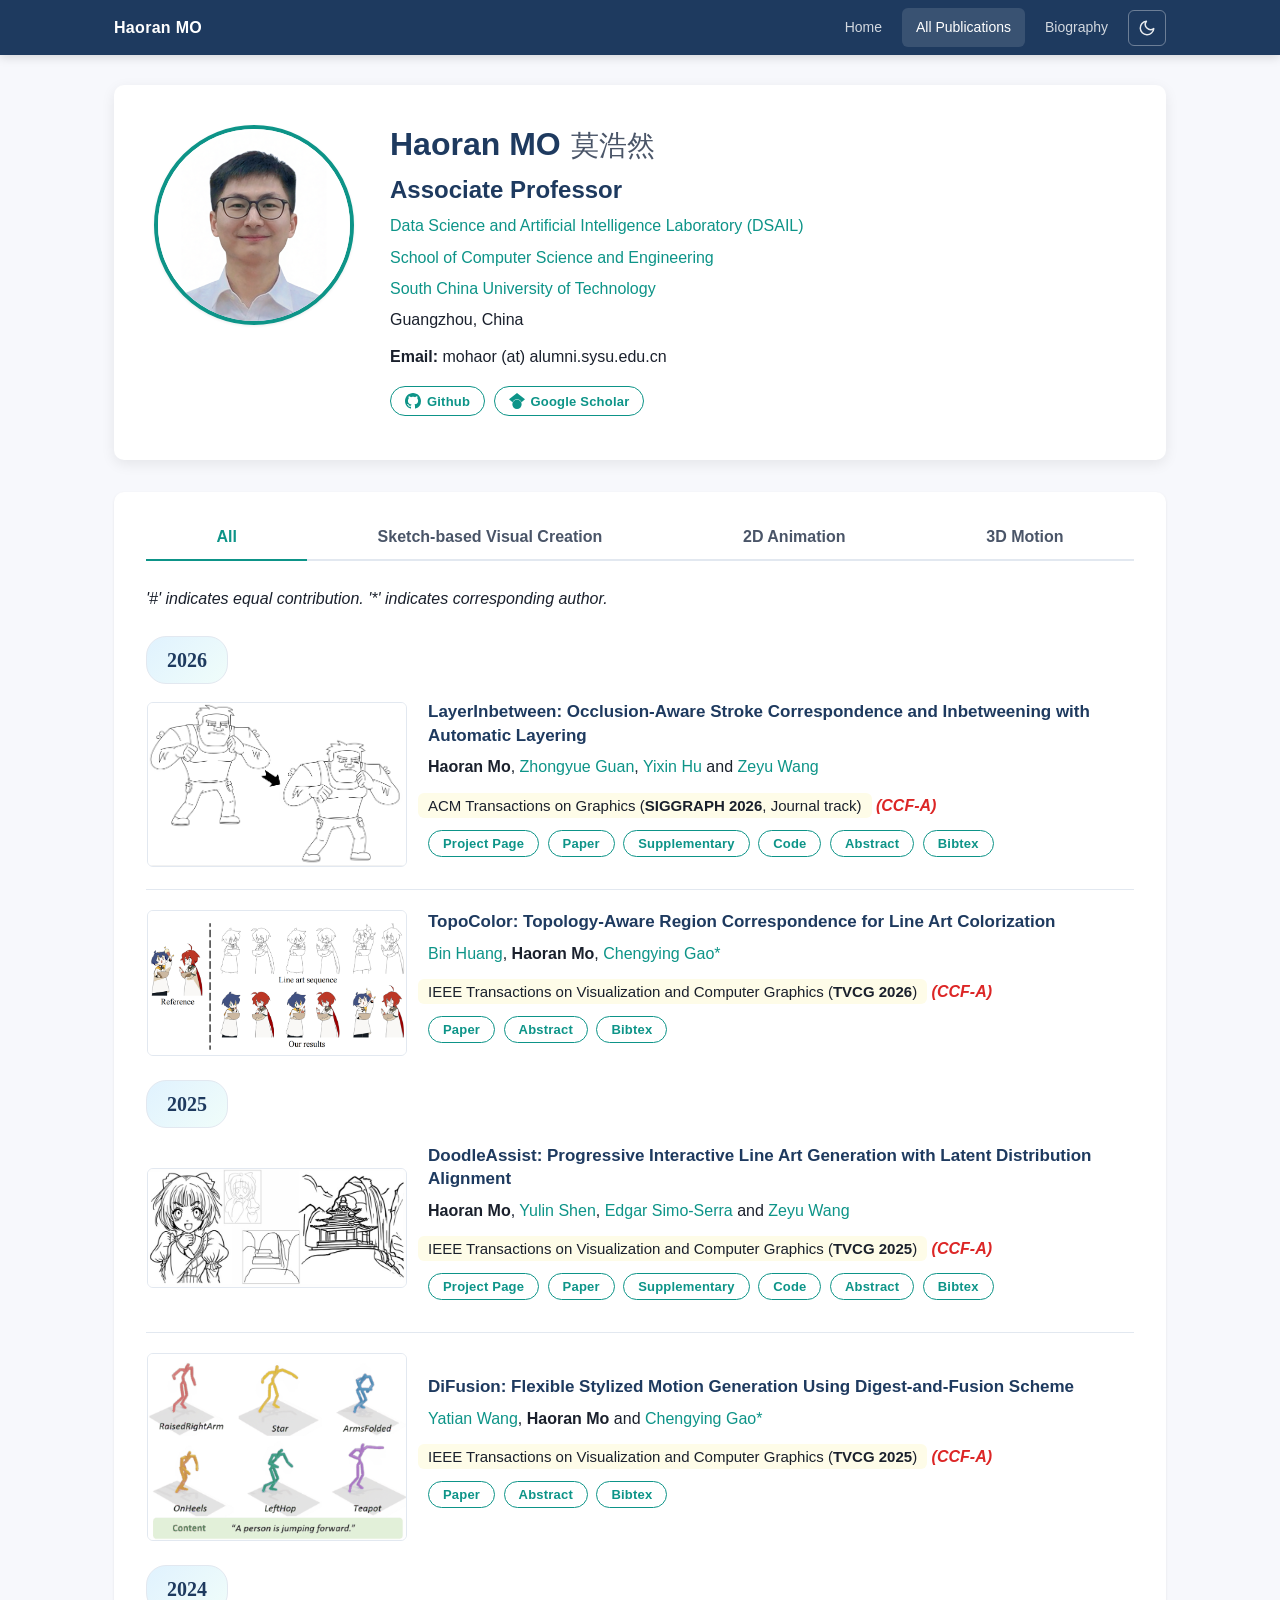
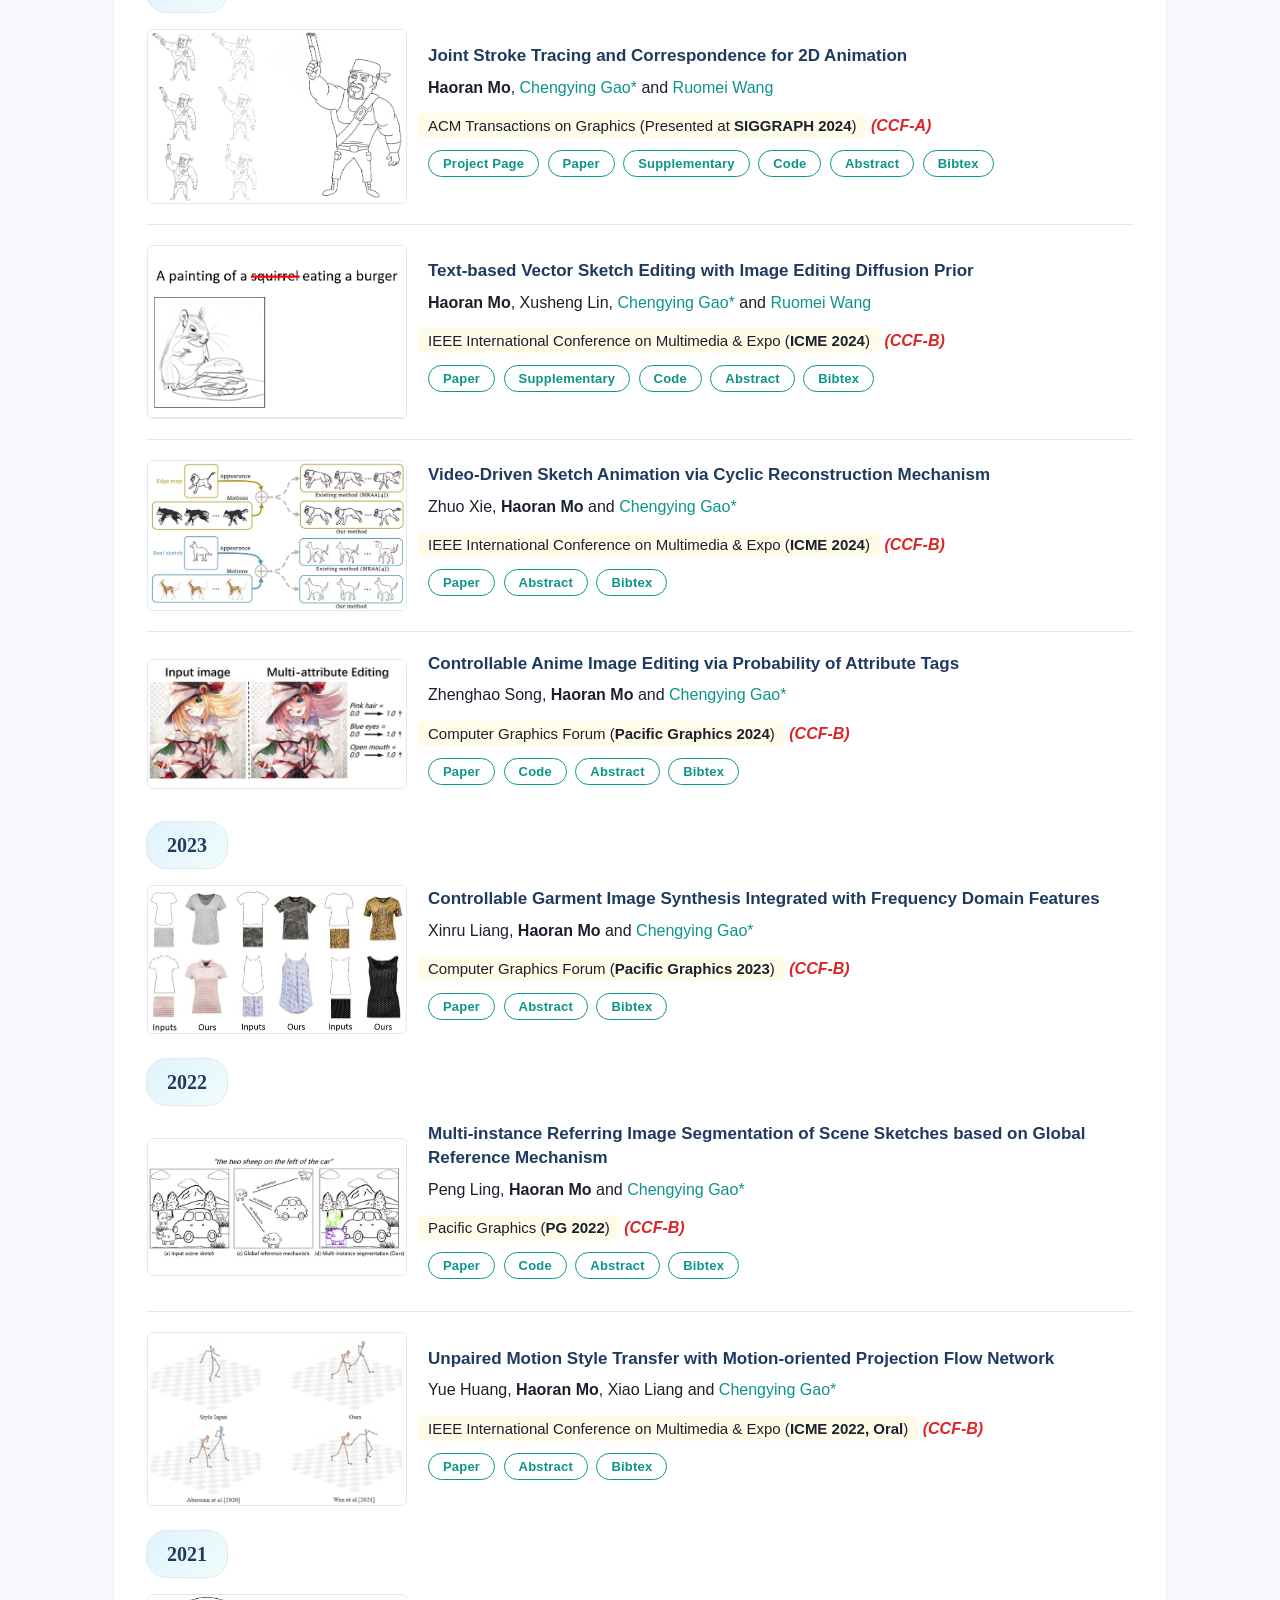
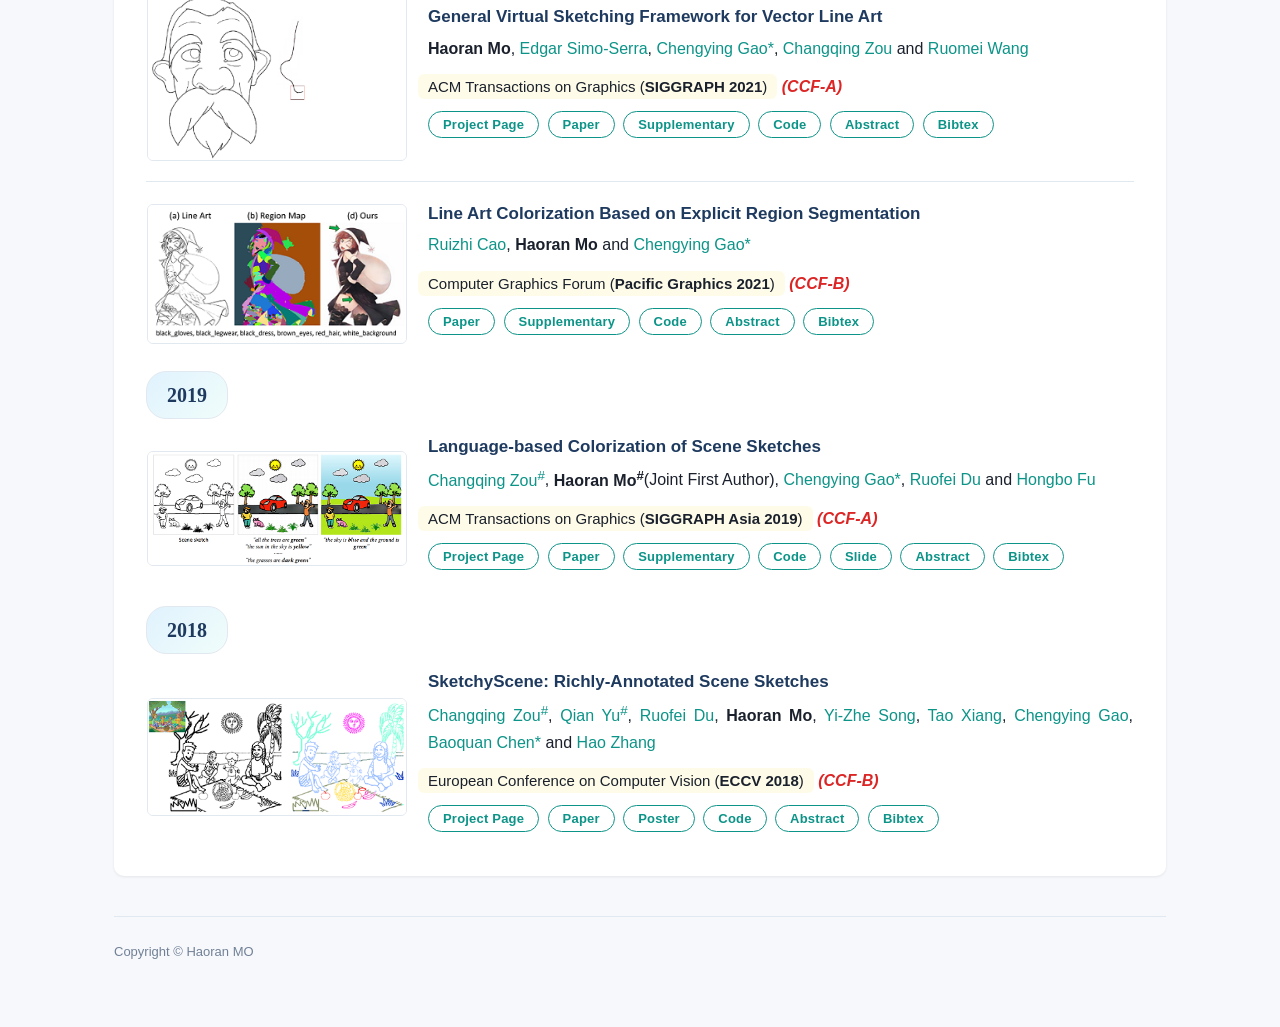
<file: all_papers.html>
﻿
<html><head><meta http-equiv="Content-Type" content="text/html; charset=UTF-8">
<meta name="viewport" content="width=device-width, initial-scale=1.0">
<!--<script async src="./analytics.js"></script>-->
<script type="text/javascript" src="./hidebib.js"></script>
<link rel="stylesheet" href="./style.css">
<title>Haoran MO | 莫浩然 's Papers</title>
</head>

<body>

<!-- Navigation -->
<nav class="top-nav">
    <div class="nav-inner">
        <a href="index.html" class="nav-brand">Haoran MO</a>
        <div class="nav-links">
            <a href="index.html">Home</a>
            <a href="all_papers.html" class="active">All Publications</a>
            <a href="bio.html">Biography</a>
            <button type="button" class="theme-toggle" title="Switch to dark mode" aria-label="Switch to dark mode">
                <svg class="theme-icon theme-icon-moon" viewBox="0 0 24 24" aria-hidden="true"><path d="M21 12.79A9 9 0 1 1 11.21 3 7 7 0 0 0 21 12.79Z" fill="none" stroke="currentColor" stroke-width="2" stroke-linecap="round" stroke-linejoin="round"></path></svg>
                <svg class="theme-icon theme-icon-sun" viewBox="0 0 24 24" aria-hidden="true"><circle cx="12" cy="12" r="4" fill="none" stroke="currentColor" stroke-width="2"></circle><path d="M12 2v2M12 20v2M4.93 4.93l1.41 1.41M17.66 17.66l1.41 1.41M2 12h2M20 12h2M4.93 19.07l1.41-1.41M17.66 6.34l1.41-1.41" fill="none" stroke="currentColor" stroke-width="2" stroke-linecap="round"></path></svg>
            </button>
        </div>
    </div>
</nav>

<div class="page-container">

<!-- Profile Header -->
<div class="profile-header">
    <div class="profile-photo">
        <img loading="lazy" src="./files/misc/DSC03589-AI-meitu-AI1-square.png" alt="Haoran MO">
    </div>
    <div class="profile-info">
        <div style="display:flex; align-items:baseline; gap:10px; flex-wrap:wrap; margin-bottom:12px;">
            <span class="caption">Haoran MO</span>
            <span class="caption-1">莫浩然</span>
        </div>
        <p class="caption-subtitle">Associate Professor</p>
        <p class="content"><a href="http://dsail.vip/" class="content">Data Science and Artificial Intelligence Laboratory (DSAIL)</a></p>
        <p class="content"><a href="https://www2.scut.edu.cn/cs/#page-1" class="content">School of Computer Science and Engineering</a></p>
        <p class="content"><a href="https://www.scut.edu.cn/en/" class="content">South China University of Technology</a></p>
        <p class="content">Guangzhou, China</p>
        <div style="margin-top:10px;">
            <p class="content"><strong>Email: </strong>mohaor (at) alumni.sysu.edu.cn</p>
        </div>
        <div style="margin-top:12px;">
            <a href="https://github.com/MarkMoHR" class="mybutton"><svg viewBox="0 0 16 16" xmlns="http://www.w3.org/2000/svg"><path d="M8 0C3.58 0 0 3.58 0 8c0 3.54 2.29 6.53 5.47 7.59.4.07.55-.17.55-.38 0-.19-.01-.82-.01-1.49-2.01.37-2.53-.49-2.69-.94-.09-.23-.48-.94-.82-1.13-.28-.15-.68-.52-.01-.53.63-.01 1.08.58 1.23.82.72 1.21 1.87.87 2.33.66.07-.52.28-.87.51-1.07-1.78-.2-3.64-.89-3.64-3.95 0-.87.31-1.59.82-2.15-.08-.2-.36-1.02.08-2.12 0 0 .67-.21 2.2.82.64-.18 1.32-.27 2-.27.68 0 1.36.09 2 .27 1.53-1.04 2.2-.82 2.2-.82.44 1.1.16 1.92.08 2.12.51.56.82 1.27.82 2.15 0 3.07-1.87 3.75-3.65 3.95.29.25.54.73.54 1.48 0 1.07-.01 1.93-.01 2.2 0 .21.15.46.55.38A8.013 8.013 0 0016 8c0-4.42-3.58-8-8-8z"/></svg>Github</a>
            <a href="https://scholar.google.com/citations?user=wIqtF_QAAAAJ" class="mybutton"><svg viewBox="0 0 24 24" xmlns="http://www.w3.org/2000/svg"><path d="M5.242 13.769L0 9.5 12 0l12 9.5-5.242 4.269C17.548 11.249 14.978 9.5 12 9.5c-2.977 0-5.548 1.748-6.758 4.269zM12 10a7 7 0 100 14 7 7 0 000-14z"/></svg>Google Scholar</a>
        </div>
    </div>
</div>

<!-- All Publications -->
<div class="section-card">
    <!-- Category Navigation Tabs -->
    <div class="category-nav">
        <button class="cat-btn active" onclick="filterCategory('all')">All</button>
        <button class="cat-btn" onclick="filterCategory('sketch')">Sketch-based Visual Creation</button>
        <button class="cat-btn" onclick="filterCategory('2d')">2D Animation</button>
        <button class="cat-btn" onclick="filterCategory('3d')">3D Motion</button>
    </div>
    <p align="justify" class="content"><em>'#' indicates equal contribution. '*' indicates corresponding author.</em></p>

    <div class="pub-sections">
    <p class="year-badge">2026</p>
    <table class="pub-table" border="0">
        <tr data-category="2d">
            <td class="pub-thumb">
                <a href="https://github.com/MarkMoHR/LayerInbetween" class="hoverZoomLink">
                    <img loading="lazy" src="./files/projects/LayerInbetween_SIG26.gif" alt="LayerInbetween">
                </a>
            </td>
            <td class="pub-info">
                <heading>LayerInbetween: Occlusion-Aware Stroke Correspondence and Inbetweening with Automatic Layering</heading>
                <p class="content">
                    <strong>Haoran Mo</strong>,
                    <a href="https://scholar.google.com/citations?user=dSiiT8YAAAAJ">Zhongyue Guan</a>,
                    <a href="https://scholar.google.com/citations?user=kPGo8-kAAAAJ">Yixin Hu</a> and
                    <a href="https://cislab.hkust-gz.edu.cn/members/zeyu-wang/">Zeyu Wang</a>
                </p>
                <p class="margin-small">&nbsp;</p>
                <span class="content-bg"><em>ACM Transactions on Graphics (<strong>SIGGRAPH 2026</strong>, Journal track)</em></span>
                <em><strong><font color="#F56A6A">(CCF-A)</font></strong></em>
                <p class="margin">&nbsp;</p>
                <div class="paper" id="SIG_26_LayerInbetween">
                <a href="https://markmohr.github.io/LayerInbetween/" class="mybutton">Project Page</a>
                <a href="https://cislab.hkust-gz.edu.cn/media/documents/_SIGGRAPH_2026__LayerInbetween.pdf" class="mybutton">Paper</a>
                <a href="./files/projects/SIGGRAPH_2026_LayerInbetween_supplementary.pdf" class="mybutton">Supplementary</a>
                <a href="https://github.com/MarkMoHR/LayerInbetween" class="mybutton">Code</a>
                <a href="javascript:toggleblock('SIG26_LayerInbetween')" class="mybutton">Abstract</a>
                <a href="javascript:togglebib('SIG_26_LayerInbetween')" class="mybutton">Bibtex</a>
                <p class="margin">&nbsp;</p>
                <p class="content3" id="SIG26_LayerInbetween">
                    Establishing one-to-one stroke correspondences is fundamental to vector-based animation inbetweening. Animators may face great challenges when handling occlusion, as occluded strokes must be drawn explicitly in keyframes and manually hidden frame by frame after stroke interpolation. To reduce tedious effort, we present LayerInbetween, an occlusion-aware framework for vector stroke correspondence and automatic inbetweening. It performs automatic layering to guide stroke tracing and correspondence finding for occluded strokes, and to resolve occlusion with layers in the inbetween frames. To predict occluded strokes, we propose a Global-Local Layer Transformation (GLLT) module that progressively improves the spatial alignment of strokes across keyframes via layer guidance, thereby indicating their potential positions. Our framework is trained on a synthetic dataset comprising 17k+ pairs of keyframes with occlusion and their stroke correspondences. Extensive experiments demonstrate the effectiveness of LayerInbetween compared with existing methods and its generalization capabilities to various types of drawings. In addition to its superior performance, our vector-based inbetweening method enables more flexible editing of 2D animation than raster-based video generation.
                </p>
                <pre xml:space="preserve" class="content4">
@article{mo2026layerinbetween,
  title={LayerInbetween: Occlusion-Aware Stroke Correspondence and Inbetweening with Automatic Layering},
  author={Mo, Haoran and Guan, Zhongyue and Hu, Yixin and Wang, Zeyu},
  journal={ACM Transactions on Graphics (TOG)},
  volume={45},
  number={4},
  pages={1--18},
  year={2026},
  publisher={ACM New York, NY, USA}
}
</pre>
                </div>
            </td>
        </tr>
        <tr data-category="sketch 2d">
            <td class="pub-thumb">
                <a href="https://ieeexplore.ieee.org/document/11659100" class="hoverZoomLink">
                    <img loading="lazy" src="./files/projects/TopoColor_TVCG26.jpg" alt="TopoColor">
                </a>
            </td>
            <td class="pub-info">
                <heading>TopoColor: Topology-Aware Region Correspondence for Line Art Colorization</heading>
                <p class="content">
                    <a href="https://orcid.org/0009-0002-2783-2328">Bin Huang</a>,
                    <strong>Haoran Mo</strong>,
                    <a href="https://cse.sysu.edu.cn/teacher/GaoChengying">Chengying Gao*</a>
                </p>
                <p class="margin-small">&nbsp;</p>
                <span class="content-bg"><em>IEEE Transactions on Visualization and Computer Graphics (<strong>TVCG 2026</strong>)</em></span>
                <em><strong><font color="#F56A6A">(CCF-A)</font></strong></em>
                <p class="margin">&nbsp;</p>
                <div class="paper" id="TVCG26_TopoColor">
                <a href="https://ieeexplore.ieee.org/document/11659100" class="mybutton">Paper</a>
                <a href="javascript:toggleblock('TopoColor_TVCG26')" class="mybutton">Abstract</a>
                <a href="javascript:togglebib('TVCG26_TopoColor')" class="mybutton">Bibtex</a>
                <p class="margin">&nbsp;</p>
                <p class="content3" id="TopoColor_TVCG26">
                    Line art colorization is a critical yet labor-intensive bottleneck in professional animation production, requiring artists to maintain rigorous color consistency across frames. While contemporary methods leveraging feature alignment or generative diffusion have improved efficiency, they often fail when confronted with occlusions and large inter-frame deformations. The fundamental difficulty arises from the inherent sparsity of binary line-art images: the absence of internal texture limits the discriminative power of local feature descriptors, resulting in ambiguous region correspondences during propagation. To address these limitations, we propose a region-based feature enhancement framework built upon a Topology-aware Segment Graph (TSG). By explicitly modeling topological adjacency—a robust structural cue that remains invariant across frames despite significant geometric changes—our method leverages spatial context to increase feature separability across semantically distinct regions, enabling more robust alignment. Furthermore, to mitigate temporal drift and the diminishing relevance of static reference frames in long sequences, we introduce a Dual-source Temporal Selection and Refinement strategy. This mechanism adaptively integrates information from both the global reference keyframe and the immediate previous frame, balancing color fidelity with spatial continuity. Extensive experiments on industrial benchmarks demonstrate that our approach achieves superior color accuracy and temporal stability compared to state-of-the-art frameworks, particularly in scenarios involving complex character motion and topological variation.
                </p>
                <pre xml:space="preserve" class="content4">
@article{huang2026topocolor,
  author={Huang, Bin and Mo, Haoran and Gao, Chengying},
  journal={IEEE Transactions on Visualization and Computer Graphics},
  title={TopoColor: Topology-Aware Region Correspondence for Line Art Colorization},
  year={2026},
  volume={},
  number={},
  pages={1-12},
  doi={10.1109/TVCG.2026.3725399}
}
</pre>
                </div>
            </td>
        </tr>
    </table>

    <p class="year-badge">2025</p>
    <table class="pub-table" border="0">
        <tr data-category="sketch">
            <td class="pub-thumb">
                <a href="https://github.com/MarkMoHR/DoodleAssist" class="hoverZoomLink">
                    <img loading="lazy" src="./files/projects/doodleAssist_TVCG25.jpg" alt="doodleAssist">
                </a>
            </td>
            <td class="pub-info">
                <heading>DoodleAssist: Progressive Interactive Line Art Generation with Latent Distribution Alignment</heading>
                <p class="content">
                    <strong>Haoran Mo</strong>,
                    <a href="https://yulinshen.com/">Yulin Shen</a>,
                    <a href="https://esslab.jp/~ess/en/">Edgar Simo-Serra</a> and
                    <a href="https://cislab.hkust-gz.edu.cn/members/zeyu-wang/">Zeyu Wang</a>
                </p>
                <p class="margin-small">&nbsp;</p>
                <span class="content-bg"><em>IEEE Transactions on Visualization and Computer Graphics (<strong>TVCG 2025</strong>)</em></span>
                <em><strong><font color="#F56A6A">(CCF-A)</font></strong></em>
                <p class="margin">&nbsp;</p>
                <div class="paper" id="TVCG_25_doodle">
                <a href="https://markmohr.github.io/DoodleAssist/" class="mybutton">Project Page</a>
                <a href="https://ieeexplore.ieee.org/abstract/document/11216020" class="mybutton">Paper</a>
                <a href="./files/projects/TVCG_DoodleAssist_supplementary.pdf" class="mybutton">Supplementary</a>
                <a href="https://github.com/MarkMoHR/DoodleAssist" class="mybutton">Code</a>
                <a href="javascript:toggleblock('TVCG25_doodle')" class="mybutton">Abstract</a>
                <a href="javascript:togglebib('TVCG_25_doodle')" class="mybutton">Bibtex</a>
                <p class="margin">&nbsp;</p>
                <p class="content3" id="TVCG25_doodle">
                    Creating high-quality line art in a fast and controlled manner plays a crucial role in anime production and concept design. We present DoodleAssist, an interactive and progressive line art generation system controlled by sketches and prompts, which helps both experts and novices concretize their design intentions or explore possibilities. Built upon a controllable diffusion model, our system performs progressive generation based on the last generated line art, synthesizing regions corresponding to drawn or modified strokes while keeping the remaining ones unchanged. To facilitate this process, we propose a latent distribution alignment mechanism to enhance the transition between the two regions and allow seamless blending, thereby alleviating issues of region incoherence and line discontinuity. Finally, we also build a user interface that allows the convenient creation of line art through interactive sketching and prompts. Qualitative and quantitative comparisons against existing approaches and an in-depth user study demonstrate the effectiveness and usability of our system. Our system can benefit various applications such as anime concept design, drawing assistant, and creativity support for children.
                </p>
                <pre xml:space="preserve" class="content4">
@article{mo2025doodleassist,
  title   = {DoodleAssist: Progressive Interactive Line Art Generation with Latent Distribution Alignment},
  author  = {Mo, Haoran and Shen, Yulin and Simo-Serra, Edgar and Wang, Zeyu},
  journal = {IEEE Transactions on Visualization and Computer Graphics (TVCG)},
  year    = {2025}
}
</pre>
                </div>
            </td>
        </tr>

        <tr data-category="3d">
            <td class="pub-thumb">
                <a href="https://ieeexplore.ieee.org/abstract/document/11202393" class="hoverZoomLink">
                    <img loading="lazy" src="./files/projects/motion_TVCG25.gif" alt="DiFusion">
                </a>
            </td>
            <td class="pub-info">
                <heading>DiFusion: Flexible Stylized Motion Generation Using Digest-and-Fusion Scheme</heading>
                <p class="content">
                    <a href="https://orcid.org/0009-0001-0663-7593">Yatian Wang</a>,
                    <strong>Haoran Mo</strong> and
                    <a href="https://cse.sysu.edu.cn/teacher/GaoChengying">Chengying Gao*</a>
                </p>
                <p class="margin-small">&nbsp;</p>
                <span class="content-bg"><em>IEEE Transactions on Visualization and Computer Graphics (<strong>TVCG 2025</strong>)</em></span>
                <em><strong><font color="#F56A6A">(CCF-A)</font></strong></em>
                <p class="margin">&nbsp;</p>
                <div class="paper" id="TVCG_25_motion">
                <a href="https://ieeexplore.ieee.org/abstract/document/11202393" class="mybutton">Paper</a>
                <a href="javascript:toggleblock('TVCG25_motion')" class="mybutton">Abstract</a>
                <a href="javascript:togglebib('TVCG_25_motion')" class="mybutton">Bibtex</a>
                <p class="margin">&nbsp;</p>
                <p class="content3" id="TVCG25_motion">
                    To address the issue of style expression in existing
 text-driven human motion synthesis methods, we propose DiFusion, a framework for diversely stylized motion generation.
 It offers flexible control of content through texts and style via
 multiple modalities, i.e., textual labels or motion sequences. Our
 approach employs a dual-condition motion latent diffusion model,
 enabling independent control of content and style through flexible
 input modalities. To tackle the issue of imbalanced complexity
 between the text-motion and style-motion datasets, we propose
 the Digest-and-Fusion training scheme, which digests domain
specific knowledge from both datasets and then adaptively fuses
 them into a compatible manner. Comprehensive evaluations
 demonstrate the effectiveness of our method and its superiority
 over existing approaches in terms of content alignment, style
 expressiveness, realism, and diversity. Additionally, our approach
 can be extended to practical applications, such as motion style
 interpolation.
                </p>
                <pre xml:space="preserve" class="content4">
@article{wang2025difusion,
  title   = {DiFusion: Flexible Stylized Motion Generation Using Digest-and-Fusion Scheme},
  author  = {Wang, Yatian and Mo, Haoran and Gao, Chengying},
  journal = {IEEE Transactions on Visualization and Computer Graphics (TVCG)},
  year    = {2025}
}
</pre>
                </div>
            </td>
        </tr>
    </table>

    <p class="year-badge">2024</p>
    <table class="pub-table" border="0">
        <tr data-category="2d">
            <td class="pub-thumb">
                <a href="https://markmohr.github.io/JoSTC/" class="hoverZoomLink">
                    <img loading="lazy" src="./files/TOG2024/gunman.gif" alt="tracing">
                </a>
            </td>
            <td class="pub-info">
                <heading>Joint Stroke Tracing and Correspondence for 2D Animation</heading>
                <p class="content">
                    <strong>Haoran Mo</strong>,
                    <a href="https://cse.sysu.edu.cn/teacher/GaoChengying">Chengying Gao*</a> and
                    <a href="https://sse.sysu.edu.cn/teacher/689">Ruomei Wang</a>
                </p>
                <p class="margin-small">&nbsp;</p>
                <span class="content-bg"><em>ACM Transactions on Graphics (Presented at <strong>SIGGRAPH 2024</strong>)</em></span>
                <em><strong><font color="#F56A6A">(CCF-A)</font></strong></em>
                <p class="margin">&nbsp;</p>
                <div class="paper" id="TOG24">
                <a href="https://markmohr.github.io/JoSTC/" class="mybutton">Project Page</a>
                <a href="https://dl.acm.org/doi/full/10.1145/3649890" class="mybutton">Paper</a>
                <a href="files/TOG2024/SketchTracing_TOG2024_supplemental.pdf" class="mybutton">Supplementary</a>
                <a href="https://github.com/MarkMoHR/JoSTC" class="mybutton">Code</a>
                <a href="javascript:toggleblock('TOG_24')" class="mybutton">Abstract</a>
                <a href="javascript:togglebib('TOG24')" class="mybutton">Bibtex</a>
                <p class="margin">&nbsp;</p>
                <p class="content3" id="TOG_24">
                    To alleviate human labor in redrawing keyframes with ordered vector strokes for automatic inbetweening,
                    we for the first time propose a joint stroke tracing and correspondence approach.
                    Given consecutive raster keyframes along with a single vector image of the starting frame as a guidance,
                    the approach generates vector drawings for the remaining keyframes while ensuring one-to-one stroke correspondence.
                    Our framework trained on clean line drawings generalizes to rough sketches
                    and the generated results can be imported into inbetweening systems to produce inbetween sequences.
                    Hence, the method is compatible with standard 2D animation workflow.
                    An adaptive spatial transformation module (ASTM) is introduced to handle non-rigid motions and stroke distortion.
                    We collect a dataset for training, with 10k+ pairs of raster frames and their vector drawings with stroke correspondence.
                    Comprehensive validations on real clean and rough animated frames manifest the effectiveness of our method and superiority to existing methods.
                </p>
                <pre xml:space="preserve" class="content4">
@article{mo2024joint,
  title   = {Joint Stroke Tracing and Correspondence for 2D Animation},
  author  = {Mo, Haoran and Gao, Chengying and Wang, Ruomei},
  journal = {ACM Transactions on Graphics (TOG)},
  year    = {2024}
}
</pre>
                </div>
            </td>
        </tr>

        <tr data-category="sketch">
            <td class="pub-thumb">
                <a href="https://github.com/MarkMoHR/DiffSketchEdit" class="hoverZoomLink">
                    <img loading="lazy" src="./files/ICME2024/editing.gif" alt="icme2024">
                </a>
            </td>
            <td class="pub-info">
                <heading>Text-based Vector Sketch Editing with Image Editing Diffusion Prior</heading>
                <p class="content">
                    <strong>Haoran Mo</strong>,
                    Xusheng Lin,
                    <a href="https://cse.sysu.edu.cn/teacher/GaoChengying">Chengying Gao*</a> and
                    <a href="https://sse.sysu.edu.cn/teacher/689">Ruomei Wang</a>
                </p>
                <p class="margin-small">&nbsp;</p>
                <span class="content-bg">
                    <em>IEEE International Conference on Multimedia &amp; Expo (<strong>ICME 2024</strong>)</em>
                </span>
                <em><strong><font color="#F56A6A">(CCF-B)</font></strong></em>
                <p class="margin">&nbsp;</p>
                <div class="paper" id="ICME24">
                <a href="https://www.sysu-imsl.com/files/ICME2024/ICME2024_sketch_editing_final.pdf" class="mybutton">Paper</a>
                <a href="files/ICME2024/ICME2024_sketch_editing_supp.pdf" class="mybutton">Supplementary</a>
                <a href="https://github.com/MarkMoHR/DiffSketchEdit" class="mybutton">Code</a>
                <a href="javascript:toggleblock('ICME_24')" class="mybutton">Abstract</a>
                <a href="javascript:togglebib('ICME24')" class="mybutton">Bibtex</a>
                <p class="margin">&nbsp;</p>
                <p class="content3" id="ICME_24">
                    We present a framework for text-based vector sketch editing to improve the efficiency of graphic design. The key idea behind the approach is to transfer the prior information from raster-level diffusion models, especially those from image editing methods, into the vector sketch-oriented task. The framework presents three editing modes and allows iterative editing. To meet the editing requirement of modifying the intended parts only while avoiding changing the other strokes, we introduce a stroke-level local editing scheme that automatically produces an editing mask reflecting locally editable regions and modifies strokes within the regions only. Comparisons with existing methods demonstrate the superiority of our approach.
                </p>
                <pre xml:space="preserve" class="content4">
@inproceedings{mo2024text,
  title={Text-based Vector Sketch Editing with Image Editing Diffusion Prior},
  author={Mo, Haoran and Lin, Xusheng and Gao, Chengying and Wang, Ruomei},
  booktitle={2024 IEEE International Conference on Multimedia and Expo (ICME)},
  pages={1--6},
  year={2024},
  organization={IEEE}
}
</pre>
                </div>
            </td>
        </tr>

        <tr data-category="2d">
            <td class="pub-thumb">
                <a href="https://ieeexplore.ieee.org/abstract/document/10688206/" class="hoverZoomLink">
                    <img loading="lazy" src="./files/ICME2024/animation.jpg" alt="icme2024">
                </a>
            </td>
            <td class="pub-info">
                <heading>Video-Driven Sketch Animation via Cyclic Reconstruction Mechanism</heading>
                <p class="content">
                    Zhuo Xie,
                    <strong>Haoran Mo</strong> and
                    <a href="https://cse.sysu.edu.cn/teacher/GaoChengying">Chengying Gao*</a>
                </p>
                <p class="margin-small">&nbsp;</p>
                <span class="content-bg">
                    <em>IEEE International Conference on Multimedia &amp; Expo (<strong>ICME 2024</strong>)</em>
                </span>
                <em><strong><font color="#F56A6A">(CCF-B)</font></strong></em>
                <p class="margin">&nbsp;</p>
                <div class="paper" id="ICME24_ani">
                <a href="https://www.sysu-imsl.com/files/ICME2024/ICME2024_sketch_animation_final.pdf" class="mybutton">Paper</a>
                <a href="javascript:toggleblock('ICME_24_ani')" class="mybutton">Abstract</a>
                <a href="javascript:togglebib('ICME24_ani')" class="mybutton">Bibtex</a>
                <p class="margin">&nbsp;</p>
                <p class="content3" id="ICME_24_ani">
                    Considering the time-consuming manual workflow in 2D sketch animation production, we present an automatic solution by using videos as reference to animate the static sketch images. This includes motion extraction from the videos and injection into the sketches to produce animated sketch sequences in which appearance properties from the source sketches should be preserved. To reduce blurry artifact caused by complex motions and maintain stroke line continuity, we propose to incorporate inner masks of the sketches as an explicit guidance to indicate inner regions and ensure component integrality. Moreover, to bridge the domain gap between the video frames and the sketches when modelling the motions, we introduce a cyclic reconstruction mechanism to increase compatibility with different domains and improve motion consistency between the sketch animation and the driving video.
                </p>
                <pre xml:space="preserve" class="content4">
@inproceedings{xie2024video,
  title={Video-Driven Sketch Animation via Cyclic Reconstruction Mechanism},
  author={Xie, Zhuo and Mo, Haoran and Gao, Chengying},
  booktitle={2024 IEEE International Conference on Multimedia and Expo (ICME)},
  pages={1--6},
  year={2024},
  organization={IEEE}
}
</pre>
                </div>
            </td>
        </tr>

        <tr data-category="sketch">
            <td class="pub-thumb">
                <a href="https://onlinelibrary.wiley.com/doi/10.1111/cgf.15245" class="hoverZoomLink">
                    <img loading="lazy" src="./files/PG2024/pg2024.jpg">
                </a>
            </td>
            <td class="pub-info">
                <heading>Controllable Anime Image Editing via Probability of Attribute Tags</heading>
                <p class="content">
                    Zhenghao Song,
                    <strong>Haoran Mo</strong> and
                    <a href="https://cse.sysu.edu.cn/teacher/GaoChengying">Chengying Gao*</a>
                </p>
                <p class="margin-small">&nbsp;</p>
                <span class="content-bg"><em>Computer Graphics Forum (<strong>Pacific Graphics 2024</strong>)</em></span>
                <em><strong><font color="#F56A6A">(CCF-B)</font></strong></em>
                <p class="margin">&nbsp;</p>
                <div class="paper" id="PG2024">
                <a href="https://onlinelibrary.wiley.com/doi/10.1111/cgf.15245" class="mybutton">Paper</a>
                <a href="https://github.com/Songdp-zh/Controllable-Anime-Image-Editing" class="mybutton">Code</a>
                <a href="javascript:toggleblock('PG_24')" class="mybutton">Abstract</a>
                <a href="javascript:togglebib('PG2024')" class="mybutton">Bibtex</a>
                <p class="margin">&nbsp;</p>
                <p class="content3" id="PG_24">
                    Editing anime images via probabilities of attribute tags allows controlling the degree of the manipulation in an intuitive and convenient manner.
                    Existing methods fall short in the progressive modification and preservation of unintended regions in the input image.
                    We propose a controllable anime image editing framework based on adjusting the tag probabilities,
                    in which a probability encoding network (PEN) is developed to encode the probabilities into features that capture continuous characteristic of the probabilities.
                    Thus, the encoded features are able to direct the generative process of a pre-trained diffusion model and facilitate the linear manipulation.
                    We also introduce a local editing module that automatically identifies the intended regions and constrains the edits to be applied to those regions only,
                    which preserves the others unchanged.
                    Comprehensive comparisons with existing methods indicate the effectiveness of our framework in both one-shot and linear editing modes.
                    Results in additional applications further demonstrate the generalization ability of our approach.
                </p>
                <pre xml:space="preserve" class="content4">
@inproceedings{song2024controllable,
  title={Controllable Anime Image Editing via Probability of Attribute Tags},
  author={Song, Zhenghao and Mo, Haoran and Gao, Chengying},
  booktitle={Pacific Graphics},
  year={2024}
}
</pre>
                </div>
            </td>
        </tr>
    </table>

    <p class="year-badge">2023</p>
    <table class="pub-table" border="0">
        <tr data-category="sketch">
            <td class="pub-thumb">
                <a href="https://onlinelibrary.wiley.com/doi/10.1111/cgf.14938" class="hoverZoomLink">
                    <img loading="lazy" src="./files/PG2023/pg2023.jpg">
                </a>
            </td>
            <td class="pub-info">
                <heading>Controllable Garment Image Synthesis Integrated with Frequency Domain Features</heading>
                <p class="content">
                    Xinru Liang,
                    <strong>Haoran Mo</strong> and
                    <a href="https://cse.sysu.edu.cn/teacher/GaoChengying">Chengying Gao*</a>
                </p>
                <p class="margin-small">&nbsp;</p>
                <span class="content-bg"><em>Computer Graphics Forum (<strong>Pacific Graphics 2023</strong>)</em></span>
                <em><strong><font color="#F56A6A">(CCF-B)</font></strong></em>
                <p class="margin">&nbsp;</p>
                <div class="paper" id="PG2023">
                <a href="https://onlinelibrary.wiley.com/doi/10.1111/cgf.14938" class="mybutton">Paper</a>
                <a href="javascript:toggleblock('PG_23')" class="mybutton">Abstract</a>
                <a href="javascript:togglebib('PG2023')" class="mybutton">Bibtex</a>
                <p class="margin">&nbsp;</p>
                <p class="content3" id="PG_23">
                    Using sketches and textures to synthesize garment images is able to conveniently display the realistic visual effect in the design phase,
                    which greatly increases the efficiency of fashion design.
                    Existing garment image synthesis methods from a sketch and a texture tend to fail in working on complex textures,
                    especially those with periodic patterns.
                    We propose a controllable garment image synthesis framework that takes as inputs an outline sketch and a texture patch
                    and generates garment images with complicated and diverse texture patterns.
                    To improve the performance of global texture expansion, we exploit the frequency domain features in the generative process,
                    which are from a Fast Fourier Transform (FFT) and able to represent the periodic information of the patterns.
                    We also introduce a perceptual loss in the frequency domain to measure the similarity of two texture pattern patches
                    in terms of their intrinsic periodicity and regularity.
                    Comparisons with existing approaches and sufficient ablation studies demonstrate the effectiveness of our method
                    that is capable of synthesizing impressive garment images with diverse texture patterns while guaranteeing proper texture expansion and pattern consistency.
                </p>
                <pre xml:space="preserve" class="content4">
@inproceedings{liang2023controllable,
  title={Controllable Garment Image Synthesis Integrated with Frequency Domain Features},
  author={Liang, Xinru and Mo, Haoran and Gao, Chengying},
  booktitle={Pacific Graphics},
  year={2023}
}
</pre>
                </div>
            </td>
        </tr>
    </table>

    <p class="year-badge">2022</p>
    <table class="pub-table" border="0">
        <tr data-category="sketch">
            <td class="pub-thumb">
                <a href="https://diglib.eg.org/handle/10.2312/pg20221238" class="hoverZoomLink">
                    <img loading="lazy" src="./files/PG2022/pg2022.jpg">
                </a>
            </td>
            <td class="pub-info">
                <heading>Multi-instance Referring Image Segmentation of Scene Sketches based on Global Reference Mechanism</heading>
                <p class="content">
                    Peng Ling,
                    <strong>Haoran Mo</strong> and
                    <a href="https://cse.sysu.edu.cn/teacher/GaoChengying">Chengying Gao*</a>
                </p>
                <p class="margin-small">&nbsp;</p>
                <span class="content-bg"><em>Pacific Graphics (<strong>PG 2022</strong>)</em></span>
                <em><strong><font color="#F56A6A">(CCF-B)</font></strong></em>
                <p class="margin">&nbsp;</p>
                <div class="paper" id="PG2022">
                <a href="https://www.sysu-imsl.com/files/PG2022/referring_sketch_segmentation.pdf" class="mybutton">Paper</a>
                <a href="https://github.com/LQY404/GRM-Net" class="mybutton">Code</a>
                <a href="javascript:toggleblock('PG_22')" class="mybutton">Abstract</a>
                <a href="javascript:togglebib('PG2022')" class="mybutton">Bibtex</a>
                <p class="margin">&nbsp;</p>
                <p class="content3" id="PG_22">
                    Scene sketch segmentation based on referring expression plays an important role in sketch editing of anime industry.
                    While most existing referring image segmentation approaches are designed for the standard task of generating a binary segmentation mask for a single
                    or a group of target(s), we think it necessary to equip these models with the ability of multi-instance segmentation.
                    To this end, we propose GRM-Net, a one-stage framework tailored for multi-instance referring image segmentation of scene sketches.
                    We extract the language features from the expression and fuse it into a conventional instance segmentation pipeline for filtering out the undesired instances
                    in a coarse-to-fine manner and keeping the matched ones.
                    To model the relative arrangement of the objects and the relationship among them from a global view,
                    we propose a global reference mechanism (GRM) to assign references to each detected candidate to identify its position.
                    We compare with existing methods designed for multi-instance referring image segmentation of scene sketches
                    and for the standard task of referring image segmentation, and the results demonstrate the effectiveness and superiority of our approach.
                </p>
                <pre xml:space="preserve" class="content4">
@inproceedings{ling2022multi,
  title={Multi-instance Referring Image Segmentation of Scene Sketches based on Global Reference Mechanism},
  author={Ling, Peng and Mo, Haoran and Gao, Chengying},
  booktitle={Pacific Graphics},
  year={2022}
}
</pre>
                </div>
            </td>
        </tr>

        <tr data-category="3d">
            <td class="pub-thumb">
                <a href="https://ieeexplore.ieee.org/abstract/document/9859776" class="hoverZoomLink">
                    <img loading="lazy" src="./files/ICME2022/icme2022-4.gif" alt="icme2022">
                </a>
            </td>
            <td class="pub-info">
                <heading>Unpaired Motion Style Transfer with Motion-oriented Projection Flow Network</heading>
                <p class="content">
                    Yue Huang,
                    <strong>Haoran Mo</strong>,
                    Xiao Liang and
                    <a href="https://cse.sysu.edu.cn/teacher/GaoChengying">Chengying Gao*</a>
                </p>
                <p class="margin-small">&nbsp;</p>
                <span class="content-bg">
                    <em>IEEE International Conference on Multimedia &amp; Expo (<strong>ICME 2022, Oral</strong>)</em>
                </span>
                <em><strong><font color="#F56A6A">(CCF-B)</font></strong></em>
                <p class="margin">&nbsp;</p>
                <div class="paper" id="ICME22">
                <a href="https://www.sysu-imsl.com/files/ICME2022/Unpaired_Motion_Style_Transfer_camera_ready.pdf" class="mybutton">Paper</a>
                <a href="javascript:toggleblock('ICME_22')" class="mybutton">Abstract</a>
                <a href="javascript:togglebib('ICME22')" class="mybutton">Bibtex</a>
                <p class="margin">&nbsp;</p>
                <p class="content3" id="ICME_22">
                    Existing motion style transfer methods trained with unpaired samples tend to generate motions with inconsistent content
                    or inconsistent number of frames when compared with the source motion.
                    Moreover, due to the limited training samples, these methods perform worse in unseen style.
                    In this paper, we propose a novel unpaired motion style transfer framework that generates complete stylized motions with consistent content.
                    We introduce a motion-oriented projection flow network (M-PFN) designed for temporal motion data,
                    which encodes the content and style motions into latent codes
                    and decodes the stylized features produced by adaptive instance normalization (AdaIN) into stylized motions.
                    The M-PFN contains dedicated operations and modules, e.g., Transformer, to process the temporal information of motions,
                    which help to improve the continuity of the generated motions.
                    Comparisons with the state-of-the-art methods show that our method effectively transfers the style of the motions
                    while retaining the complete content and has stronger generalization ability in unseen style features.
                </p>
                <pre xml:space="preserve" class="content4">
@inproceedings{huang2022unpaired,
  title={Unpaired Motion Style Transfer with Motion-oriented Projection Flow Network},
  author={Huang, Yue and Mo, Haoran and Liang, Xiao and Gao, Chengying},
  booktitle={2022 IEEE International Conference on Multimedia and Expo (ICME)},
  pages={1--6},
  year={2022},
  organization={IEEE}
}
</pre>
                </div>
            </td>
        </tr>
    </table>

    <p class="year-badge">2021</p>
    <table class="pub-table" border="0">
        <tr data-category="sketch">
            <td class="pub-thumb">
                <a href="https://markmohr.github.io/virtual_sketching/" class="hoverZoomLink">
                    <img loading="lazy" src="./files/SIG2021/muten-fast.gif" alt="vectorization">
                </a>
            </td>
            <td class="pub-info">
                <heading>General Virtual Sketching Framework for Vector Line Art</heading>
                <p class="content">
                    <strong>Haoran Mo</strong>,
                    <a href="https://esslab.jp/~ess/en/">Edgar Simo-Serra</a>,
                    <a href="https://cse.sysu.edu.cn/teacher/GaoChengying">Chengying Gao*</a>,
                    <a href="https://scholar.google.com/citations?user=kj5HiGgAAAAJ">Changqing Zou</a> and
                    <a href="https://sse.sysu.edu.cn/teacher/689">Ruomei Wang</a>
                </p>
                <p class="margin-small">&nbsp;</p>
                <span class="content-bg"><em>ACM Transactions on Graphics (<strong>SIGGRAPH 2021</strong>)</em></span>
                <em><strong><font color="#F56A6A">(CCF-A)</font></strong></em>
                <p class="margin">&nbsp;</p>
                <div class="paper" id="SIG21">
                <a href="https://markmohr.github.io/virtual_sketching/" class="mybutton">Project Page</a>
                <a href="https://dl.acm.org/doi/abs/10.1145/3450626.3459833" class="mybutton">Paper</a>
                <a href="files/SIG2021/SketchVectorization_SIG2021_supplemental.pdf" class="mybutton">Supplementary</a>
                <a href="https://github.com/MarkMoHR/virtual_sketching" class="mybutton">Code</a>
                <a href="javascript:toggleblock('SIG_21')" class="mybutton">Abstract</a>
                <a href="javascript:togglebib('SIG21')" class="mybutton">Bibtex</a>
                <p class="margin">&nbsp;</p>
                <p class="content3" id="SIG_21">
                    Vector line art plays an important role in graphic design, however, it is tedious to manually create.
                    We introduce a general framework to produce line drawings from a wide variety of images,
                    by learning a mapping from raster image space to vector image space.
                    Our approach is based on a recurrent neural network that draws the lines one by one.
                    A differentiable rasterization module allows for training with only supervised raster data.
                    We use a dynamic window around a virtual pen while drawing lines,
                    implemented with a proposed aligned cropping and differentiable pasting modules.
                    Furthermore, we develop a stroke regularization loss that encourages the model
                    to use fewer and longer strokes to simplify the resulting vector image.
                    Ablation studies and comparisons with existing methods corroborate the efficiency of our approach
                    which is able to generate visually better results in less computation time,
                    while generalizing better to a diversity of images and applications.
                </p>
                <pre xml:space="preserve" class="content4">
@article{mo2021virtualsketching,
  title   = {General Virtual Sketching Framework for Vector Line Art},
  author  = {Mo, Haoran and Simo-Serra, Edgar and Gao, Chengying and Zou, Changqing and Wang, Ruomei},
  journal = {ACM Transactions on Graphics (TOG)},
  year    = {2021},
  volume  = {40},
  number  = {4},
  pages   = {51:1--51:14}
}
</pre>
                </div>
            </td>
        </tr>

        <tr data-category="sketch">
            <td class="pub-thumb">
                <a href="https://onlinelibrary.wiley.com/doi/full/10.1111/cgf.14396" class="hoverZoomLink">
                    <img loading="lazy" src="./files/PG2021/colorization-PG2021.png" alt="colorization-PG2021">
                </a>
            </td>
            <td class="pub-info">
                <heading>Line Art Colorization Based on Explicit Region Segmentation</heading>
                <p class="content">
                    <a href="https://github.com/Ricardo-L-C">Ruizhi Cao</a>,
                    <strong>Haoran Mo</strong> and
                    <a href="https://cse.sysu.edu.cn/teacher/GaoChengying">Chengying Gao*</a>
                </p>
                <p class="margin-small">&nbsp;</p>
                <span class="content-bg"><em>Computer Graphics Forum (<strong>Pacific Graphics 2021</strong>)</em></span>
                <em><strong><font color="#F56A6A">(CCF-B)</font></strong></em>
                <p class="margin">&nbsp;</p>
                <div class="paper" id="PG2021">
                <a href="https://www.sysu-imsl.com/files/PG2021/line_art_colorization_pg2021_main.pdf" class="mybutton">Paper</a>
                <a href="https://www.sysu-imsl.com/files/PG2021/line_art_colorization_pg2021_supp.pdf" class="mybutton">Supplementary</a>
                <a href="https://github.com/Ricardo-L-C/ColorizationWithRegion" class="mybutton">Code</a>
                <a href="javascript:toggleblock('PG_21')" class="mybutton">Abstract</a>
                <a href="javascript:togglebib('PG2021')" class="mybutton">Bibtex</a>
                <p class="margin">&nbsp;</p>
                <p class="content3" id="PG_21">
                    Automatic line art colorization plays an important role in anime and comic industry.
                    While existing methods for line art colorization are able to generate plausible colorized results,
                    they tend to suffer from the color bleeding issue.
                    We introduce an explicit segmentation fusion mechanism to aid colorization frameworks in avoiding color bleeding artifacts.
                    This mechanism is able to provide region segmentation information for the colorization process explicitly
                    so that the colorization model can learn to avoid assigning the same color across regions with different semantics
                    or inconsistent colors inside an individual region.
                    The proposed mechanism is designed in a plug-and-play manner,
                    so it can be applied to a diversity of line art colorization frameworks with various kinds of user guidances.
                    We evaluate this mechanism in tag-based and reference-based line art colorization tasks
                    by incorporating it into the state-of-the-art models.
                    Comparisons with these existing models corroborate the effectiveness of our method which largely alleviates the color bleeding artifacts.
                </p>
                <pre xml:space="preserve" class="content4">
@inproceedings{cao2021line,
  title={Line Art Colorization Based on Explicit Region Segmentation},
  author={Cao, Ruizhi and Mo, Haoran and Gao, Chengying},
  booktitle={Computer Graphics Forum},
  volume={40},
  number={7},
  year={2021},
  organization={Wiley Online Library}
}
</pre>
                </div>
            </td>
        </tr>
    </table>

    <p class="year-badge">2019</p>
    <table class="pub-table" border="0">
        <tr data-category="sketch">
            <td class="pub-thumb">
                <a href="https://sketchyscene.github.io/SketchySceneColorization/" class="hoverZoomLink">
                    <img loading="lazy" src="./files/SIGA19/colorization2.png" alt="colorization">
                </a>
            </td>
            <td class="pub-info">
                <heading>Language-based Colorization of Scene Sketches</heading>
                <p class="content">
                    <a href="https://scholar.google.com/citations?user=kj5HiGgAAAAJ">Changqing Zou<sup>#</sup></a>,
                    <strong>Haoran Mo<sup>#</sup></strong>(Joint First Author),
                    <a href="https://cse.sysu.edu.cn/teacher/GaoChengying">Chengying Gao*</a>,
                    <a href="http://www.duruofei.com/">Ruofei Du</a> and
                    <a href="https://hongbofu.people.ust.hk/">Hongbo Fu</a>
                </p>
                <p class="margin-small">&nbsp;</p>
                <span class="content-bg"><em>ACM Transactions on Graphics (<strong>SIGGRAPH Asia 2019</strong>)</em></span>
                <em><strong><font color="#F56A6A">(CCF-A)</font></strong></em>
                <p class="margin">&nbsp;</p>
                <div class="paper" id="SIGA19">
                <a href="https://sketchyscene.github.io/SketchySceneColorization/" class="mybutton">Project Page</a>
                <a href="files/SIGA19/SketchColorization_paper_SA2019.pdf" class="mybutton">Paper</a>
                <a href="files/SIGA19/SketchColorization_supplementary_SA2019.pdf" class="mybutton">Supplementary</a>
                <a href="https://github.com/SketchyScene/SketchySceneColorization" class="mybutton">Code</a>
                <a href="files/SIGA19/SA2019_SketchColorization_355.pptx" class="mybutton">Slide</a>
                <a href="javascript:toggleblock('SIGA_19')" class="mybutton">Abstract</a>
                <a href="javascript:togglebib('SIGA19')" class="mybutton">Bibtex</a>
                <p class="margin">&nbsp;</p>
                <p class="content3" id="SIGA_19">
                    Being natural, touchless, and fun-embracing, language-based inputs have been demonstrated effective
                    for various tasks from image generation to literacy education for children. This paper for the first
                    time presents a language-based system for interactive colorization of scene sketches, based on semantic
                    comprehension. The proposed system is built upon deep neural networks trained on a large-scale
                    repository of scene sketches and cartoon-style color images with text descriptions. Given a scene
                    sketch, our system allows users, via language-based instructions, to interactively localize and
                    colorize specific foreground object instances to meet various colorization requirements in a
                    progressive way. We demonstrate the effectiveness of our approach via comprehensive experimental
                    results including alternative studies, comparison with the state-of-the-art methods, and generalization
                    user studies. Given the unique characteristics of language-based inputs, we envision a combination of
                    our interface with a traditional scribble-based interface for a practical multimodal colorization
                    system, benefiting various applications. </p>
                <pre xml:space="preserve" class="content4">
@article{zouSA2019sketchcolorization,
  title   = {Language-based Colorization of Scene Sketches},
  author  = {Zou, Changqing and Mo, Haoran and Gao, Chengying and Du, Ruofei and Fu, Hongbo},
  journal = {ACM Transactions on Graphics (TOG)},
  year    = {2019},
  volume  = {38},
  number  = {6},
  pages   = {233:1--233:16}
}
</pre>
                </div>
            </td>
        </tr>
    </table>

    <p class="year-badge">2018</p>
    <table class="pub-table" border="0">
        <tr data-category="sketch">
            <td class="pub-thumb">
                <a href="https://sketchyscene.github.io/SketchyScene/" class="hoverZoomLink">
                    <img loading="lazy" src="./files/ECCV18/sketchyscene2.png" alt="SketchyScene_eccv18">
                </a>
            </td>
            <td class="pub-info">
                <heading>SketchyScene: Richly-Annotated Scene Sketches</heading>
                <p class="content">
                    <a href="https://scholar.google.com/citations?user=kj5HiGgAAAAJ">Changqing Zou<sup>#</sup></a>,
                    <a href="https://yuqian1023.github.io/">Qian Yu<sup>#</sup></a>,
                    <a href="http://www.duruofei.com/">Ruofei Du</a>,
                    <strong>Haoran Mo</strong>,
                    <a href="https://scholar.google.co.uk/citations?user=irZFP_AAAAAJ&hl=en">Yi-Zhe Song</a>,
                    <a href="https://scholar.google.co.uk/citations?user=MeS5d4gAAAAJ&hl=en">Tao Xiang</a>,
                    <a href="https://cse.sysu.edu.cn/teacher/GaoChengying">Chengying Gao</a>,
                    <a href="http://cfcs.pku.edu.cn/baoquan/">Baoquan Chen*</a> and
                    <a href="http://www.cs.sfu.ca/~haoz/">Hao Zhang</a>
                </p>
                <p class="margin-small">&nbsp;</p>
                <span class="content-bg"><em>European Conference on Computer Vision (<strong>ECCV 2018</strong>)</em></span>
                <em><strong><font color="#F56A6A">(CCF-B)</font></strong></em>
                <p class="margin">&nbsp;</p>
                <div class="paper" id="SketchyScene_eccv">
                <a href="https://sketchyscene.github.io/SketchyScene/" class="mybutton">Project Page</a>
                <a href="http://openaccess.thecvf.com/content_ECCV_2018/papers/Changqing_Zou_SketchyScene_Richly-Annotated_Scene_ECCV_2018_paper.pdf" class="mybutton">Paper</a>
                <a href="https://changqingzou.weebly.com/uploads/5/9/3/6/59369643/eccv_2018_qian_changqing_v2.4.pdf" class="mybutton">Poster</a>
                <a href="https://github.com/SketchyScene/SketchyScene" class="mybutton">Code</a>
                <a href="javascript:toggleblock('SketchyScene_eccv18')" class="mybutton">Abstract</a>
                <a href="javascript:togglebib('SketchyScene_eccv')" class="mybutton">Bibtex</a>
                <p class="margin">&nbsp;</p>
                <p class="content3" id="SketchyScene_eccv18"> We contribute the first large-scale dataset of scene
                    sketches, SketchyScene, with the goal of advancing research on sketch understanding at both the object
                    and scene level. The dataset is created through a novel and carefully designed crowdsourcing pipeline,
                    enabling users to efficiently generate large quantities realistic and diverse scene sketches.
                    SketchyScene contains more than 29,000 scene-level sketches, 7,000+ pairs of scene templates and photos,
                    and 11,000+ object sketches. All objects in the scene sketches have ground-truth semantic and instance
                    masks. The dataset is also highly scalable and extensible, easily allowing augmenting and/or changing
                    scene composition. We demonstrate the potential impact of SketchyScene by training new computational
                    models for semantic segmentation of scene sketches and showing how the new dataset enables several
                    applications including image retrieval, sketch colorization, editing, and captioning, etc. </p>
                <pre xml:space="preserve" class="content4">
@inproceedings{zou2018sketchyscene,
  title={Sketchyscene: Richly-annotated scene sketches},
  author={Zou, Changqing and Yu, Qian and Du, Ruofei and Mo, Haoran and Song, Yi-Zhe and Xiang, Tao and Gao, Chengying and Chen, Baoquan and Zhang, Hao},
  booktitle={Proceedings of the european conference on computer vision (ECCV)},
  pages={421--436},
  year={2018}
}
</pre>
                </div>
            </td>
        </tr>
    </table>
    </div><!-- end pub-sections -->
</div><!-- end section-card -->

<!-- Footer -->
<div class="site-footer">
    <p class="content2">
        Copyright © Haoran MO
    </p>
</div>

</div><!-- end page-container -->

<script xml:space="preserve" language="JavaScript">
function filterCategory(cat) {
    var buttons = document.querySelectorAll('.category-nav .cat-btn');
    buttons.forEach(function(b) { b.classList.remove('active'); });
    event.target.classList.add('active');
    // Filter individual paper rows
    var rows = document.querySelectorAll('.pub-table tr[data-category]');
    rows.forEach(function(row) {
        var cats = row.getAttribute('data-category').split(' ');
        row.style.display = (cat === 'all' || cats.indexOf(cat) !== -1) ? '' : 'none';
    });
    // Auto-hide year sections where all papers are hidden
    var badges = document.querySelectorAll('.year-badge');
    badges.forEach(function(badge) {
        var table = badge.nextElementSibling;
        if (!table || table.tagName !== 'TABLE') return;
        var visibleRows = table.querySelectorAll('tr[data-category]:not([style*="display: none"])');
        badge.style.display = visibleRows.length > 0 ? '' : 'none';
        table.style.display = visibleRows.length > 0 ? '' : 'none';
        // Fix divider on first visible row
        table.querySelectorAll('tr.first-visible').forEach(function(r) { r.classList.remove('first-visible'); });
        if (visibleRows.length > 0) visibleRows[0].classList.add('first-visible');
    });
}
</script>

</body></html>
</file>
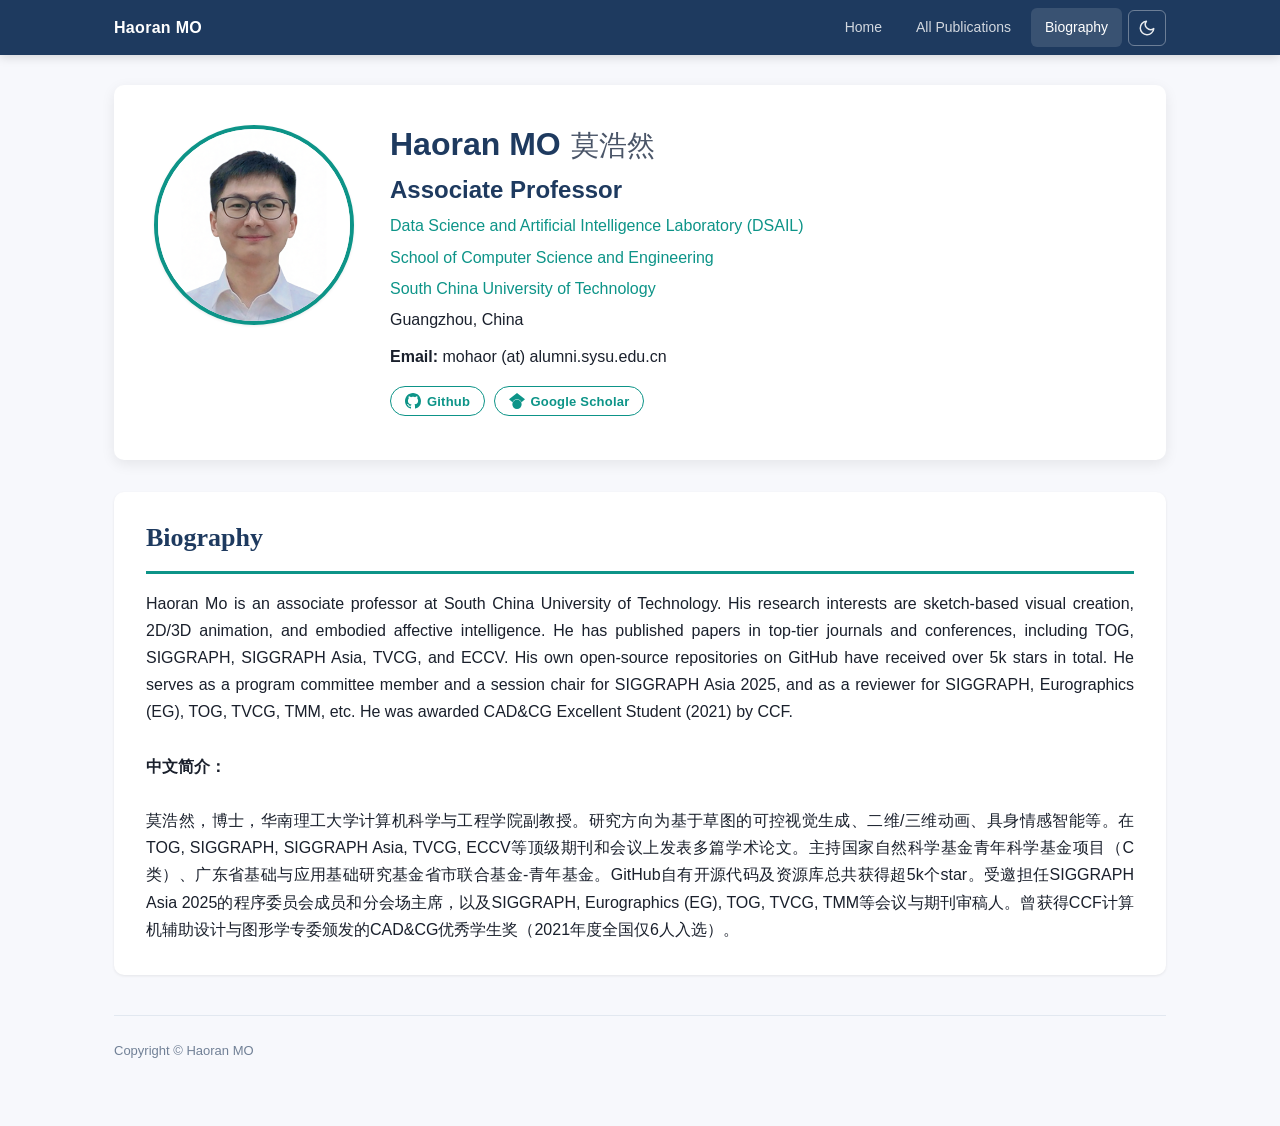
<file: bio.html>
<html><head><meta http-equiv="Content-Type" content="text/html; charset=UTF-8">
<meta name="viewport" content="width=device-width, initial-scale=1.0">
<!--<script async src="./analytics.js"></script>-->
<script type="text/javascript" src="./hidebib.js"></script>
<link rel="stylesheet" href="./style.css">
<title>Haoran MO | 莫浩然</title>
</head>

<body>

<!-- Navigation -->
<nav class="top-nav">
    <div class="nav-inner">
        <a href="index.html" class="nav-brand">Haoran MO</a>
        <div class="nav-links">
            <a href="index.html">Home</a>
            <a href="all_papers.html">All Publications</a>
            <a href="bio.html" class="active">Biography</a>
            <button type="button" class="theme-toggle" title="Switch to dark mode" aria-label="Switch to dark mode">
                <svg class="theme-icon theme-icon-moon" viewBox="0 0 24 24" aria-hidden="true"><path d="M21 12.79A9 9 0 1 1 11.21 3 7 7 0 0 0 21 12.79Z" fill="none" stroke="currentColor" stroke-width="2" stroke-linecap="round" stroke-linejoin="round"></path></svg>
                <svg class="theme-icon theme-icon-sun" viewBox="0 0 24 24" aria-hidden="true"><circle cx="12" cy="12" r="4" fill="none" stroke="currentColor" stroke-width="2"></circle><path d="M12 2v2M12 20v2M4.93 4.93l1.41 1.41M17.66 17.66l1.41 1.41M2 12h2M20 12h2M4.93 19.07l1.41-1.41M17.66 6.34l1.41-1.41" fill="none" stroke="currentColor" stroke-width="2" stroke-linecap="round"></path></svg>
            </button>
        </div>
    </div>
</nav>

<div class="page-container">

<!-- Profile Header -->
<div class="profile-header">
    <div class="profile-photo">
        <img loading="lazy" src="./files/misc/DSC03589-AI-meitu-AI1-square.png" alt="Haoran MO">
    </div>
    <div class="profile-info">
        <div style="display:flex; align-items:baseline; gap:10px; flex-wrap:wrap; margin-bottom:12px;">
            <span class="caption">Haoran MO</span>
            <span class="caption-1">莫浩然</span>
        </div>
        <p class="caption-subtitle">Associate Professor</p>
        <p class="content"><a href="http://dsail.vip/" class="content">Data Science and Artificial Intelligence Laboratory (DSAIL)</a></p>
        <p class="content"><a href="https://www2.scut.edu.cn/cs/#page-1" class="content">School of Computer Science and Engineering</a></p>
        <p class="content"><a href="https://www.scut.edu.cn/en/" class="content">South China University of Technology</a></p>
        <p class="content">Guangzhou, China</p>
        <div style="margin-top:10px;">
            <p class="content"><strong>Email: </strong>mohaor (at) alumni.sysu.edu.cn</p>
        </div>
        <div style="margin-top:12px;">
            <a href="https://github.com/MarkMoHR" class="mybutton"><svg viewBox="0 0 16 16" xmlns="http://www.w3.org/2000/svg"><path d="M8 0C3.58 0 0 3.58 0 8c0 3.54 2.29 6.53 5.47 7.59.4.07.55-.17.55-.38 0-.19-.01-.82-.01-1.49-2.01.37-2.53-.49-2.69-.94-.09-.23-.48-.94-.82-1.13-.28-.15-.68-.52-.01-.53.63-.01 1.08.58 1.23.82.72 1.21 1.87.87 2.33.66.07-.52.28-.87.51-1.07-1.78-.2-3.64-.89-3.64-3.95 0-.87.31-1.59.82-2.15-.08-.2-.36-1.02.08-2.12 0 0 .67-.21 2.2.82.64-.18 1.32-.27 2-.27.68 0 1.36.09 2 .27 1.53-1.04 2.2-.82 2.2-.82.44 1.1.16 1.92.08 2.12.51.56.82 1.27.82 2.15 0 3.07-1.87 3.75-3.65 3.95.29.25.54.73.54 1.48 0 1.07-.01 1.93-.01 2.2 0 .21.15.46.55.38A8.013 8.013 0 0016 8c0-4.42-3.58-8-8-8z"/></svg>Github</a>
            <a href="https://scholar.google.com/citations?user=wIqtF_QAAAAJ" class="mybutton"><svg viewBox="0 0 24 24" xmlns="http://www.w3.org/2000/svg"><path d="M5.242 13.769L0 9.5 12 0l12 9.5-5.242 4.269C17.548 11.249 14.978 9.5 12 9.5c-2.977 0-5.548 1.748-6.758 4.269zM12 10a7 7 0 100 14 7 7 0 000-14z"/></svg>Google Scholar</a>
        </div>
    </div>
</div>

<!-- Bio Content -->
<div class="section-card">
    <p id="sect-bio" class="title-large">Biography</p>
    <p align="justify" class="content">
        Haoran Mo is an associate professor at South China University of Technology. His research interests are sketch-based visual creation, 2D/3D animation, and embodied affective intelligence. He has published papers in top-tier journals and conferences, including TOG, SIGGRAPH, SIGGRAPH Asia, TVCG, and ECCV. His own open-source repositories on GitHub have received over 5k stars in total. He serves as a program committee member and a session chair for SIGGRAPH Asia 2025, and as a reviewer for SIGGRAPH, Eurographics (EG), TOG, TVCG, TMM, etc. He was awarded CAD&CG Excellent Student (2021) by CCF.
        <br>
        <br>
        <strong>中文简介：</strong>
        <br>
        <br>
        莫浩然，博士，华南理工大学计算机科学与工程学院副教授。研究方向为基于草图的可控视觉生成、二维/三维动画、具身情感智能等。在TOG, SIGGRAPH, SIGGRAPH Asia, TVCG, ECCV等顶级期刊和会议上发表多篇学术论文。主持国家自然科学基金青年科学基金项目（C类）、广东省基础与应用基础研究基金省市联合基金-青年基金。GitHub自有开源代码及资源库总共获得超5k个star。受邀担任SIGGRAPH Asia 2025的程序委员会成员和分会场主席，以及SIGGRAPH, Eurographics (EG), TOG, TVCG, TMM等会议与期刊审稿人。曾获得CCF计算机辅助设计与图形学专委颁发的CAD&CG优秀学生奖（2021年度全国仅6人入选）。
    </p>
</div>

<!-- Footer -->
<div class="site-footer">
    <p class="content2">
        Copyright © Haoran MO
    </p>
</div>

</div><!-- end page-container -->

</body></html>
</file>
<file: style.css>
/* =============================================
   Haoran MO - Personal Homepage Shared Styles
   Modern, clean academic design
   ============================================= */

/* --- Fonts (using system fonts for fast loading in China) --- */

/* --- CSS Variables --- */
:root {
    --color-primary: #1e3a5f;
    --color-primary-light: #2c5282;
    --color-accent: #0d9488;
    --color-accent-hover: #0f766e;
    --color-warm: #e85d04;
    --color-ccf: #dc2626;
    --color-text: #1a202c;
    --color-text-secondary: #4a5568;
    --color-text-muted: #718096;
    --color-bg: #f7f8fc;
    --color-card: #ffffff;
    --color-border: #e2e8f0;
    --color-section-line: #0d9488;
    --color-highlight-bg: #fefce8;
    --font-body: -apple-system, BlinkMacSystemFont, 'Segoe UI', Roboto, 'Helvetica Neue', Arial, 'Noto Sans SC', 'Microsoft YaHei', 'PingFang SC', sans-serif;
    --font-heading: Georgia, 'Times New Roman', 'Noto Serif SC', 'SimSun', serif;
    --shadow-sm: 0 1px 3px rgba(0,0,0,0.08);
    --shadow-md: 0 4px 14px rgba(0,0,0,0.08);
    --shadow-lg: 0 10px 30px rgba(0,0,0,0.1);
    --radius: 10px;
    --radius-sm: 6px;
    --max-width: 1100px;
    --transition: 0.25s ease;
}

[data-theme="dark"] {
    --color-primary: #152238;
    --color-primary-light: #243b5a;
    --color-accent: #2dd4bf;
    --color-accent-hover: #5eead4;
    --color-warm: #fb923c;
    --color-ccf: #f87171;
    --color-text: #e5e7eb;
    --color-text-secondary: #cbd5e1;
    --color-text-muted: #94a3b8;
    --color-bg: #111827;
    --color-card: #1f2937;
    --color-border: #374151;
    --color-section-line: #2dd4bf;
    --color-highlight-bg: #3f3516;
    --shadow-sm: 0 1px 3px rgba(0,0,0,0.3);
    --shadow-md: 0 4px 14px rgba(0,0,0,0.3);
    --shadow-lg: 0 10px 30px rgba(0,0,0,0.35);
}

/* --- Reset & Base --- */
*, *::before, *::after {
    box-sizing: border-box;
}

body {
    margin: 0;
    padding: 0;
    background-color: var(--color-bg);
    color: var(--color-text);
    font-family: var(--font-body);
    font-size: 16px;
    line-height: 1.7;
    -webkit-font-smoothing: antialiased;
    -moz-osx-font-smoothing: grayscale;
}

p {
    margin-top: 0;
    margin-bottom: 0;
}

span {
    margin-top: 0;
    margin-bottom: 0;
    display: inline-block;
}

/* --- Page Container --- */
.page-container {
    max-width: var(--max-width);
    margin: 0 auto;
    padding: 30px 24px 40px;
}

html {
    scroll-behavior: smooth;
}

/* --- Section Navigation (index) --- */
.section-nav {
    display: none;
}

@media (min-width: 900px) {
    .home-page .page-container {
        margin-left: max(220px, calc(50% - 550px));
        margin-right: 24px;
    }

    .home-page .section-nav {
        display: flex;
        flex-direction: column;
        position: fixed;
        top: 50%;
        left: max(20px, calc(50% - 840px));
        width: 140px;
        transform: translateY(-50%);
        padding: 12px 8px 12px 10px;
        background: color-mix(in srgb, var(--color-card) 92%, transparent);
        border: 1px solid var(--color-border);
        border-left: 3px solid var(--color-accent);
        border-radius: 0 var(--radius-sm) var(--radius-sm) 0;
        box-shadow: var(--shadow-sm);
        z-index: 90;
    }

    .section-nav-title {
        margin: 0 6px 6px;
        color: var(--color-text-muted);
        font-size: 11px;
        font-weight: 700;
        letter-spacing: 0.08em;
        text-transform: uppercase;
    }

    .section-nav a {
        display: flex;
        align-items: flex-start;
        gap: 7px;
        padding: 5px 5px;
        border-radius: var(--radius-sm);
        color: var(--color-text-secondary);
        font-size: 13px;
        line-height: 1.3;
        text-decoration: none;
        transition: var(--transition);
    }

    .section-nav a::before {
        content: "";
        flex: 0 0 4px;
        width: 4px;
        height: 4px;
        margin-top: 7px;
        border-radius: 50%;
        background: var(--color-accent);
    }

    .section-nav a:hover,
    .section-nav a:focus-visible {
        color: var(--color-accent-hover);
        background: rgba(13, 148, 136, 0.08);
        text-decoration: none;
    }
}

/* --- Navigation --- */
.top-nav {
    background: var(--color-primary);
    padding: 0;
    position: sticky;
    top: 0;
    z-index: 100;
    box-shadow: 0 2px 10px rgba(0,0,0,0.15);
}

.top-nav .nav-inner {
    max-width: var(--max-width);
    margin: 0 auto;
    display: flex;
    align-items: center;
    justify-content: space-between;
    padding: 0 24px;
}

.top-nav .nav-brand {
    color: #fff;
    font-weight: 700;
    font-size: 16px;
    padding: 14px 0;
    text-decoration: none;
    font-family: var(--font-body);
    letter-spacing: 0.3px;
}

.top-nav .nav-links {
    display: flex;
    gap: 6px;
    align-items: center;
}

.top-nav .nav-links a {
    color: rgba(255,255,255,0.8);
    text-decoration: none;
    font-size: 14px;
    font-weight: 500;
    padding: 8px 14px;
    border-radius: var(--radius-sm);
    transition: var(--transition);
}

.top-nav .nav-links a:hover,
.top-nav .nav-links a.active {
    color: #fff;
    background: rgba(255,255,255,0.12);
}

.theme-toggle {
    display: inline-flex;
    align-items: center;
    justify-content: center;
    width: 38px;
    height: 36px;
    border: 1px solid rgba(255,255,255,0.35);
    border-radius: var(--radius-sm);
    background: transparent;
    color: rgba(255,255,255,0.9);
    cursor: pointer;
    font: inherit;
    padding: 7px;
    transition: var(--transition);
}

.theme-icon {
    width: 18px;
    height: 18px;
}

.theme-icon-sun {
    display: none;
}

[data-theme="dark"] .theme-icon-moon {
    display: none;
}

[data-theme="dark"] .theme-icon-sun {
    display: block;
}

.theme-toggle:hover {
    background: rgba(255,255,255,0.12);
    color: #fff;
}

[data-theme="dark"] .section-card {
    background: #182333;
}

[data-theme="dark"] .paper {
    background: #182333;
}

[data-theme="dark"] .note {
    background: #2b2a1c;
}

[data-theme="dark"] .content3,
[data-theme="dark"] .content4 {
    background: #111827;
    color: var(--color-text);
}

[data-theme="dark"] .exp-table .exp-logo img {
    background: #fff;
}

[data-theme="dark"] .caption,
[data-theme="dark"] heading,
[data-theme="dark"] .title-large {
    color: var(--color-text);
}

/* --- Profile Header --- */
.profile-header {
    background: var(--color-card);
    border-radius: var(--radius);
    box-shadow: var(--shadow-md);
    padding: 40px;
    margin-bottom: 32px;
    display: flex;
    gap: 36px;
    align-items: flex-start;
}

.profile-header .profile-photo {
    flex-shrink: 0;
}

.profile-header .profile-photo img {
    width: 200px;
    height: 200px;
    border-radius: 50%;
    object-fit: cover;
    border: 4px solid var(--color-accent);
    box-shadow: var(--shadow-sm);
}

.profile-header .profile-info {
    flex: 1;
}

/* --- Captions (Name) --- */
.caption {
    font-size: 32px;
    font-weight: 700;
    color: var(--color-primary);
    font-family: var(--font-body);
    line-height: 1.2;
}

.caption-subtitle {
    margin-top: 4px;
    margin-bottom: 8px;
    font-size: 24px;
    font-weight: 600;
    color: var(--color-primary);
    font-family: var(--font-body);
    line-height: 1.2;
}

.caption-1 {
    font-size: 28px;
    font-weight: 400;
    color: var(--color-text-secondary);
    font-family: 'Microsoft YaHei', 'PingFang SC', sans-serif;
    line-height: 1.2;
}

.caption-2 {
    font-size: 16px;
    font-family: var(--font-body);
    font-weight: 600;
    color: #900;
}

.caption-3 {
    font-size: 16px;
    font-family: var(--font-body);
    font-weight: 600;
    color: #f00;
}

.caption-4 {
    font-size: 16px;
    font-family: var(--font-body);
    color: #900;
}

/* --- Content Text --- */
.content {
    margin-top: 4px;
    font-size: 16px;
    font-family: var(--font-body);
    text-align: justify;
    line-height: 1.7;
    color: var(--color-text);
}

.content a {
    font-size: 16px;
    font-family: var(--font-body);
    color: var(--color-accent);
    text-decoration: none;
    transition: var(--transition);
}

.content a:hover {
    color: var(--color-accent-hover);
    text-decoration: underline;
}

.content2 {
    font-size: 13px;
    font-family: var(--font-body);
    color: var(--color-text-muted);
    text-align: justify;
}

.content2 a {
    font-size: 13px;
    font-family: var(--font-body);
    color: var(--color-text-muted);
}

.content3 {
    display: none;
    margin: 8px 0 8px 0;
    padding: 16px 20px;
    font-size: 14px;
    font-family: var(--font-body);
    text-align: justify;
    border: 1px solid var(--color-border);
    border-radius: var(--radius-sm);
    background: #fafbff;
    line-height: 1.3;
}

.content4 {
    display: none;
    margin: 10px 0 8px 0;
    padding: 16px 20px;
    font-size: 14px;
    font-family: 'SF Mono', 'Fira Code', 'Consolas', monospace;
    text-align: left;
    border: 1px solid var(--color-border);
    border-radius: var(--radius-sm);
    background: #f8f9fa;
    line-height: 1.4;
    white-space: pre-wrap;
    word-wrap: break-word;
}

.content-bg {
    margin-top: 8px;
    margin-left: -10px;
    font-size: 15px;
    font-family: var(--font-body);
    text-align: justify;
    color: var(--color-text);
    background-color: var(--color-highlight-bg);
    padding: 4px 10px;
    border-radius: var(--radius-sm);
    display: inline-block;
}

.content-bg em {
    font-style: normal;
}

.content strong a {
    font-size: 16px;
    font-family: var(--font-body);
    color: var(--color-accent);
}

/* --- Buttons --- */
a.mybutton {
    width: auto;
    font-size: 13px;
    font-family: var(--font-body);
    font-weight: 600;
    text-decoration: none;
    text-align: center;
    padding: 6px 14px;
    margin: 4px 4px 4px 0;
    color: var(--color-accent);
    background-color: var(--color-card);
    border: 1.5px solid var(--color-accent);
    border-radius: 20px;
    display: inline-flex;
    align-items: center;
    gap: 6px;
    transition: var(--transition);
    letter-spacing: 0.2px;
    line-height: 1;
}

a.mybutton svg {
    width: 16px;
    height: 16px;
    fill: currentColor;
    flex-shrink: 0;
}

a.mybutton:hover {
    color: #fff !important;
    background-color: var(--color-accent);
    text-decoration: none;
    box-shadow: 0 2px 8px rgba(13,148,136,0.3);
    transform: translateY(-1px);
}

a.mybutton:hover svg {
    fill: #fff;
}

/* --- Heading (paper titles) --- */
heading {
    font-family: var(--font-body);
    font-size: 17px;
    font-weight: 700;
    color: var(--color-primary);
    line-height: 1.4;
    display: block;
    margin-bottom: 6px;
}

/* --- Section Titles --- */
.title-small {
    font-size: 22px;
    font-family: var(--font-heading);
    font-weight: 700;
    color: var(--color-primary);
    margin: 28px 0 12px;
}

.title-large {
    font-size: 26px;
    font-family: var(--font-heading);
    font-weight: 700;
    color: var(--color-primary);
    margin: 40px 0 16px;
    padding-bottom: 10px;
    border-bottom: 3px solid var(--color-section-line);
    display: flex;
    align-items: center;
    gap: 12px;
}

.title-large a {
    color: var(--color-accent);
    font-size: 18px;
    font-family: var(--font-body);
    font-weight: 500;
}

.title-large a:hover {
    text-decoration: underline;
}

/* --- Margins / Spacers --- */
.margin {
    font-size: 8px;
    line-height: 8px;
}

.margin-small {
    font-size: 4px;
    line-height: 4px;
}

.margin-large {
    font-size: 16px;
    line-height: 16px;
}

/* --- Links --- */
a:link {
    text-decoration: none;
}

a:visited {
    text-decoration: none;
}

a:hover {
    text-decoration: underline;
}

a:active {
    text-decoration: underline;
    color: #06f;
}

strong a:active {
    text-decoration: underline;
    color: #06f;
}

/* --- Profile Image --- */
.profile {
    border-radius: 50%;
}

/* --- Section Cards --- */
.section-card {
    scroll-margin-top: 84px;
    background: var(--color-card);
    border-radius: var(--radius);
    box-shadow: var(--shadow-sm);
    padding: 24px 32px 32px;
    margin-bottom: 24px;
    transition: box-shadow var(--transition);
}

.section-card > .title-large {
    scroll-margin-top: 84px;
}

.section-card:hover {
    box-shadow: var(--shadow-md);
}

/* Reduce top margin of first heading inside card */
.section-card > .title-large:first-child,
.section-card > p.title-large:first-child {
    margin-top: 0;
}

/* --- Publication Table --- */
.pub-table {
    width: 100%;
    border-collapse: collapse;
}

.pub-table tr:not(:first-child) td {
    border-top: 1px solid var(--color-border);
}

.pub-table tr.first-visible td {
    border-top: none !important;
}

.pub-table tr td {
    padding-top: 20px;
    padding-bottom: 20px;
}

.pub-table tr:first-child td {
    padding-top: 8px;
}

.pub-table tr:last-child td {
    padding-bottom: 0;
}

.pub-table td {
    vertical-align: middle;
}

.pub-table .pub-thumb {
    width: 260px;
    padding-right: 20px;
}

.pub-table .pub-thumb img {
    width: 260px;
    border-radius: var(--radius-sm);
    border: 1px solid var(--color-border);
    transition: var(--transition);
}

.pub-table .pub-thumb img:hover {
    box-shadow: var(--shadow-md);
    border-color: var(--color-accent);
}

.pub-table .pub-info {
    vertical-align: middle;
}

/* --- Experience & Education Tables --- */
.exp-table {
    width: 100%;
    border-collapse: collapse;
}

.exp-table tr:not(:first-child) td {
    border-top: 1px solid var(--color-border);
}

.exp-table tr td {
    padding-top: 16px;
    padding-bottom: 16px;
}

.exp-table tr:first-child td {
    padding-top: 4px;
}

.exp-table tr:last-child td {
    padding-bottom: 0;
}

.exp-table td {
    vertical-align: middle;
}

.exp-table .exp-logo {
    width: 180px;
    padding-right: 20px;
}

.exp-table .exp-logo img {
    width: 180px;
    border-radius: var(--radius-sm);
    border: 1px solid var(--color-border);
    transition: var(--transition);
}

.exp-table .exp-logo img:hover {
    box-shadow: var(--shadow-sm);
}

/* --- Lists --- */
.section-card ul,
.content ul {
    padding-left: 20px;
    margin: 8px 0;
}

.section-card ul li,
.content ul li {
    margin-bottom: 8px;
}

/* --- Bio Link --- */
.bio-link {
    display: inline-flex;
    align-items: center;
    gap: 6px;
    font-weight: 600;
    color: var(--color-accent);
    font-size: 16px;
    margin-bottom: 16px;
    text-decoration: none;
    transition: var(--transition);
}

.bio-link:hover {
    color: var(--color-accent-hover);
    text-decoration: none;
}

/* --- Back Link --- */
.back-link {
    display: inline-flex;
    align-items: center;
    gap: 6px;
    font-weight: 600;
    color: var(--color-accent);
    font-size: 16px;
    margin-top: 24px;
    text-decoration: none;
    transition: var(--transition);
}

.back-link:hover {
    color: var(--color-accent-hover);
}

/* --- Footer --- */
.site-footer {
    text-align: center;
    padding: 24px 0;
    margin-top: 40px;
    border-top: 1px solid var(--color-border);
}

.site-footer .content2 {
    color: var(--color-text-muted);
}

.site-footer a {
    color: var(--color-text-muted);
    text-decoration: none;
}

.site-footer a:hover {
    color: var(--color-accent);
}

/* --- Category Navigation (all_papers) --- */
.category-nav {
    display: flex;
    gap: 0;
    border-bottom: 2px solid var(--color-border);
    margin-bottom: 24px;
    flex-wrap: wrap;
}

.category-nav .cat-btn {
    flex: 1 1 auto;
    white-space: nowrap;
    padding: 10px 12px;
    border: none;
    border-bottom: 2px solid transparent;
    margin-bottom: -2px;
    background: transparent;
    color: var(--color-text-secondary);
    font-family: var(--font-body);
    font-size: 16px;
    font-weight: 600;
    cursor: pointer;
    transition: var(--transition);
    line-height: 1.4;
    border-radius: 0;
    box-shadow: none;
    text-align: center;
}

.category-nav .cat-btn:hover {
    color: var(--color-accent-hover);
    background: rgba(13, 148, 136, 0.04);
}

.category-nav .cat-btn.active {
    color: var(--color-accent);
    border-bottom-color: var(--color-accent);
    background: transparent;
    box-shadow: none;
}

/* --- Year Separator (all_papers) --- */
.year-badge {
    display: inline-block;
    font-size: 20px;
    font-family: var(--font-heading);
    font-weight: 700;
    color: var(--color-primary);
    background: linear-gradient(135deg, #e0f2fe, #f0fdfa);
    padding: 6px 20px;
    border-radius: 20px;
    margin: 24px 0 8px;
    border: 1px solid var(--color-border);
}

/* --- CCF Badge --- */
font[color="#F56A6A"] {
    color: var(--color-ccf) !important;
}

/* --- GitHub Badge Images --- */
.imgbadge {
    vertical-align: middle;
    margin-left: 6px;
    height: 20px;
}

/* --- Responsive --- */
@media (max-width: 768px) {
    .profile-header {
        flex-direction: column;
        align-items: center;
        text-align: center;
        padding: 24px;
        gap: 20px;
    }

    .profile-header .profile-photo img {
        width: 160px;
        height: 160px;
    }

    .pub-table .pub-thumb {
        width: 100%;
        padding-right: 0;
        padding-bottom: 12px;
    }

    .pub-table .pub-thumb img {
        width: 100%;
        max-width: 280px;
    }

    .exp-table .exp-logo {
        width: 120px;
    }

    .exp-table .exp-logo img {
        width: 120px;
    }

    .top-nav .nav-inner {
        flex-direction: column;
        gap: 8px;
        padding: 10px 16px;
    }

    .section-card {
        padding: 20px;
    }

    .caption {
        font-size: 26px;
    }

    .caption-subtitle {
        font-size: 18px;
    }

    .caption-1 {
        font-size: 22px;
    }
}
</file>
